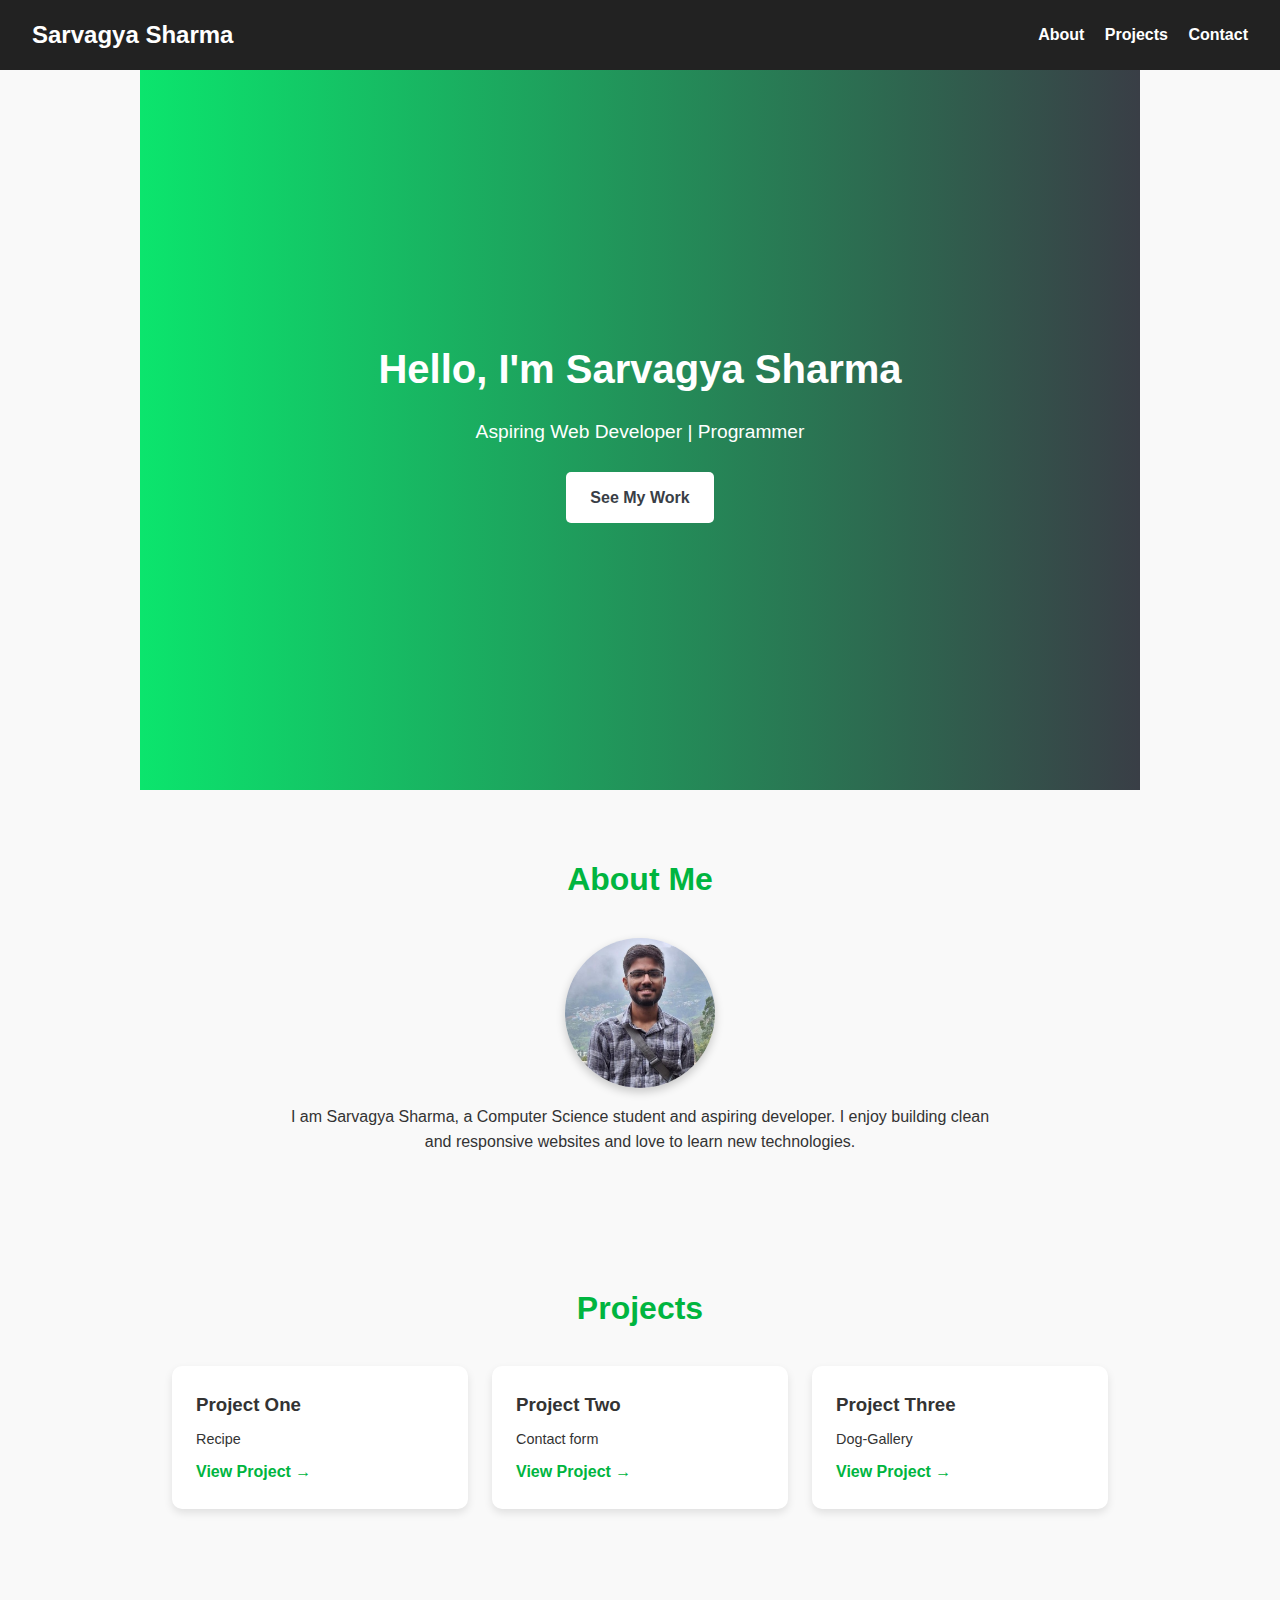
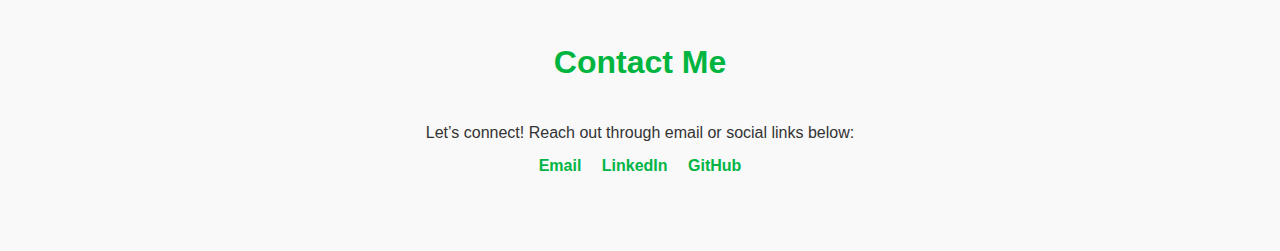
<file: index.html>
<!DOCTYPE html>
<html lang="en">
<head>
  <meta charset="UTF-8">
  <meta name="viewport" content="width=device-width, initial-scale=1.0">
  <title>Sarvagya | Portfolio</title>
  <link rel="stylesheet" href="style.css">
</head>
<body>
  <header>
    <h1>Sarvagya Sharma</h1>
    <nav>
    <a href="#about">About</a>
    <a href="#projects">Projects</a>
    <a href="#contact">Contact</a>
    </nav>
  </header>
  <section class="Self">
    <h2>Hello, I'm Sarvagya Sharma</h2>
    <p>Aspiring Web Developer | Programmer</p>
    <a href="#projects">See My Work</a>
  </section>
  <section id="about">
    <h2 class="section-title">About Me</h2>
    <div class="about">
        <img src="WhatsApp Image 2025-10-03 at 00.50.09_7f1088e1.jpg" alt="Your Name" class="profile-pic">
      <p>
        I am Sarvagya Sharma, a Computer Science student and aspiring developer.
        I enjoy building clean and responsive websites and love to learn new technologies.
      </p>
    </div>
  </section>
  <section id="projects">
    <h2 class="section-title">Projects</h2>
    <div class="projects">
      <div class="project-card">
        <h3>Project One</h3>
        <p>Recipe</p>
        <a href="recipe_page.html">View Project →</a>
      </div>
      <div class="project-card">
        <h3>Project Two</h3>
        <p>Contact form</p>
        <a href="contact_form.html">View Project →</a>
      </div>
      <div class="project-card">
        <h3>Project Three</h3>
        <p>Dog-Gallery</p>
        <a href="dog_gallery.html">View Project →</a>
      </div>
    </div>
  </section>
  <section id="contact">
    <h2 class="section-title">Contact Me</h2>
    <div class="contact">
      <p>Let’s connect! Reach out through email or social links below:</p>
      <a href="sharmasarvagya110606@gmail.com">Email</a>
      <a href="https://linkedin.com">LinkedIn</a>
      <a href="https://github.com">GitHub</a>
    </div>
  </section>
</body>
</html>
</file>
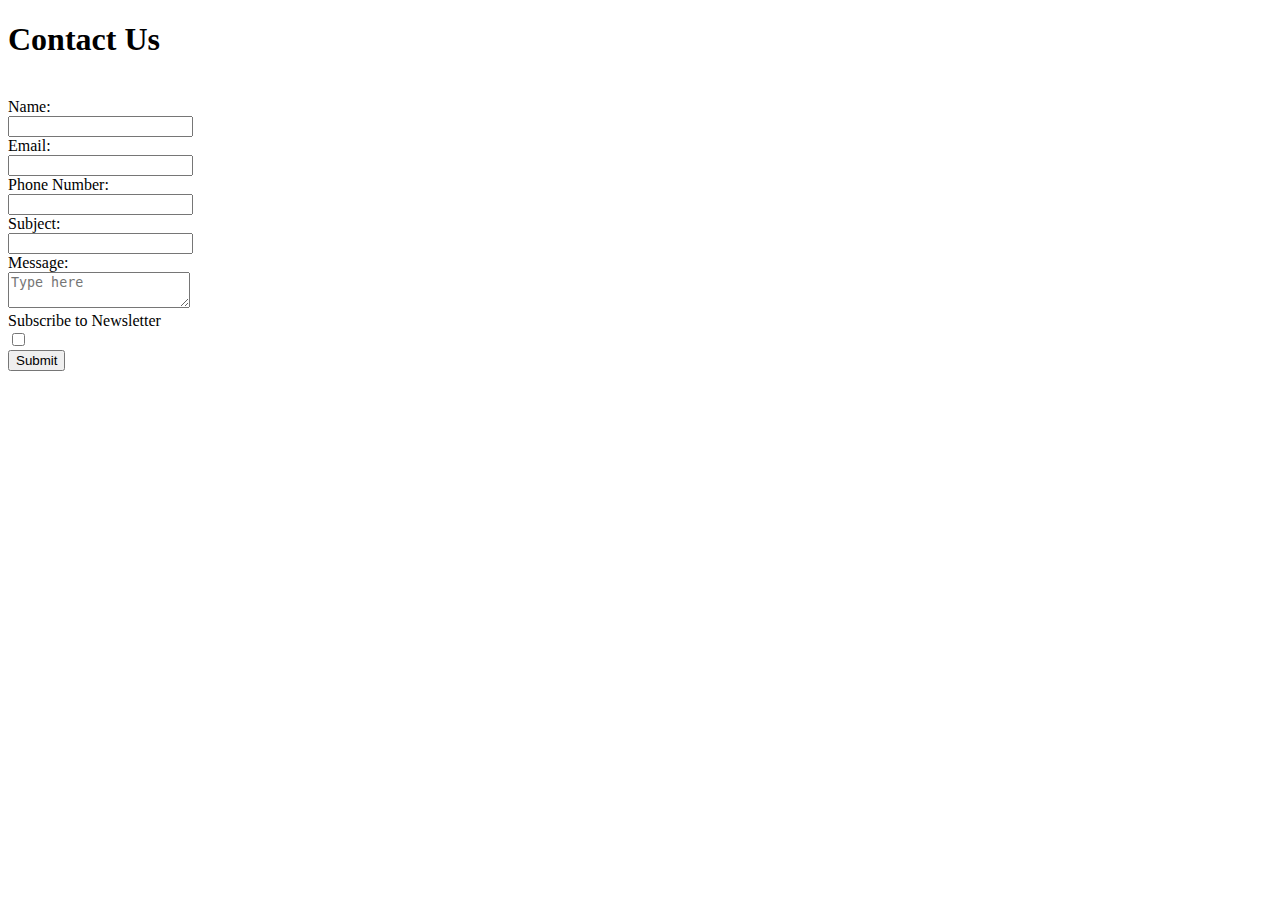
<file: contact_form.html>
<!DOCTYPE html>
<html lang="en">
<head>
    <meta charset="UTF-8">
    <meta name="viewport" content="width=device-width, initial-scale=1.0">
    <title>Document</title>
</head>
<body>
    <h1>Contact Us</h1><br>
    <form>
        <label>Name:</label><br>
        <input type="text"><br>
        <label>Email:</label><br>
        <input type="email"><br>
        <label>Phone Number:</label><br>
        <input type="number"><br>
        <label>Subject:</label><br>
        <input type="text"><br>
        <label>Message:</label><br>
        <textarea placeholder="Type here"></textarea><br>
        <label>Subscribe to Newsletter</label><br>
        <input type="checkbox"><br>
        <button type="button">Submit</button>
    </form>
</body>
</html>
</file>
<file: style.css>
* { 
    margin: 0; 
    padding: 0; 
    box-sizing: border-box;
    }
    body {
        font-family: Arial, sans-serif; line-height: 1.6; 
        background: #f9f9f9; 
        color: #333; 
    }
    header {
      background: #222;
      color: #fff;
      padding: 16px 32px;
      display: flex;
      justify-content: space-between;
      align-items: center;
    }
    header h1 {
        font-size: 24px;
        font-weight: bold;
    }
    nav a {
    color: #fff;
    margin-left: 16px;
    text-decoration: none;
    font-weight: bold;
    }
    nav a:hover { color: #00adb5; }

    
    .Self {
    height: 80vh;
    display: flex;
    flex-direction: column;
    justify-content: center;
    align-items: center;
    text-align: center;
    background: linear-gradient(to right, #0be56d, #393e46);
    color: #fff;
    padding: 32px;
    }
    .Self h2 { 
    font-size: 40px;
    margin-bottom: 16px; 
    }
    .Self p { 
    font-size: 19.2px; 
    margin-bottom: 24px; 
    }
    .Self a {
    background: #fff;
    color: #393e46;
    padding: 12.8px 24px;
    border-radius: 5px;
    text-decoration: none;
    font-weight: bold;
    }
    .Self a:hover { 
    background: #eee; 
    }   
    section { 
    padding: 64px 32px;
    max-width: 1000px; 
    margin: auto; 
    }
    h2.section-title { 
    text-align: center;
    margin-bottom: 32px;
    font-size: 32px; 
    color: #00b53f; 
    }
    .about p { 
    text-align: center;
    max-width: 700px; 
    margin: auto;
     }  
    .projects {
    display: grid;
    grid-template-columns: repeat(auto-fit, minmax(250px, 1fr));
    gap:24px;
    }
    .project-card {
    background: #fff;
    padding: 24px;
    border-radius: 10px;
    box-shadow: 0 4px 8px rgba(0,0,0,0.1);
    transition: transform 0.2s;
    }
    .profile-pic {
    width: 150px;
    height: 150px;
    border-radius: 50%;   
    object-fit: cover;    
    display: block;
    margin: 16px auto;    
    box-shadow: 0 4px 10px rgba(0,0,0,0.2);
}
    .project-card:hover { 
    transform: translateY(-5px); 
    }
    .project-card h3 { 
    margin-bottom: 8px; 
    }
    .project-card p { 
    font-size: 14.4px; 
    margin-bottom: 8px; 
    }
    .project-card a { 
    color: #00b53f; 
    text-decoration: none; 
    font-weight: bold; 
    }

    
    .contact { 
    text-align: center; 
    }
    .contact a {
    display: inline-block;
    margin: 8px;
    text-decoration: none;
    color: #00b545;
    font-weight: bold;
    }   
    footer {
    text-align: center;
    padding: 16px;
    background: #222;
    color: #fff;
    margin-top: 32px;
    }
    @media (max-width: 768px) {
  header {
    flex-direction: column;
    text-align: center;
  }
  nav {
    margin-top: 8px;
  }
  .Self h2 { font-size: 32px; }
  .Self p { font-size: 16px; }
}

@media (max-width: 480px) {
  .Self h2 { font-size: 24px; }
  .Self p { font-size: 14.4px; }
  .Self a { padding: 9.6px 16px; font-size: 14.4px; }
  section { padding: 32px 16px; }
}
</file>
